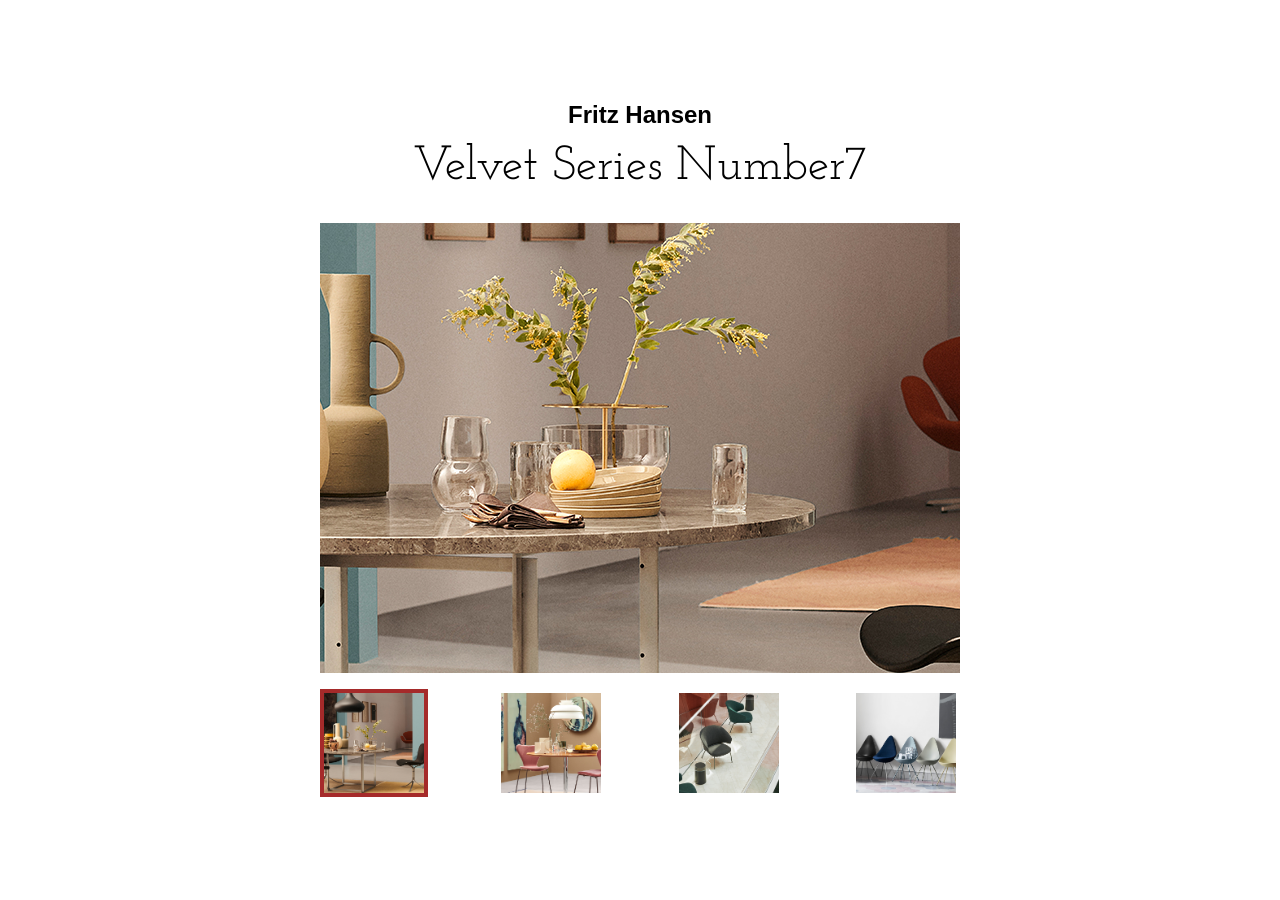
<file: delegation/client/part01.html>
<!DOCTYPE html>
<html lang="ko-KR">
<head>
  <meta charset="UTF-8" />
  <meta http-equiv="X-UA-Compatible" content="IE=edge" />
  <meta name="viewport" content="width=device-width, initial-scale=1.0" />
  <title>Document</title>
  
  <link rel="stylesheet" href="./style/reset.css"/>
  <link href="https://fonts.googleapis.com/css2?family=Josefin+Slab:wght@100&display=swap" rel="stylesheet">
  <link rel="stylesheet" href="./style/part01.css"/>
  <script defer src="./lib/dom/getNode.js"></script>
  <script defer src="./lib/dom/attr.js"></script>
  <script defer src="./lib/dom/css.js"></script>

  <script defer src="./js/part01.js"></script>
</head>
<body>
  



  <div class="container">
    
    <div class="heading">
      <h2>Fritz Hansen</h2>
      <h3>Velvet Series Number7</h3>
    </div>
    
    <div class="visual">
      <div><img src="./assets/part01/visual1.jpg" alt="모던한 테이블과 화분의 조화를 표현한 공간" /></div>
    </div>

    <ul class="navigation">
      <li data-index="1" class="is-active"><a href="./assets/part01/visual1.jpg"><img src="./assets/part01/visual1.jpg" alt="모던한 테이블과 화분의 조화를 표현한 공간" /></a></li>
      <li data-index="2"><a href="./assets/part01/visual2.jpg"><img src="./assets/part01/visual2.jpg" alt="강렬한 의자의 색상과 따뜻한 느낌의 공간" /></a></li>
      <li data-index="3"><a href="./assets/part01/visual3.jpg"><img src="./assets/part01/visual3.jpg" alt="호텔 라운지 느낌의 편안한 쉼터같은 의자가 있는 공간" /></a></li>
      <li data-index="4"><a href="./assets/part01/visual4.jpg"><img src="./assets/part01/visual4.jpg" alt="물방울 모양의 독특한 디자인의 의자들을 나열한 공간" /></a></li>
    </ul>
    
  </div>






</body>
</html>
</file>
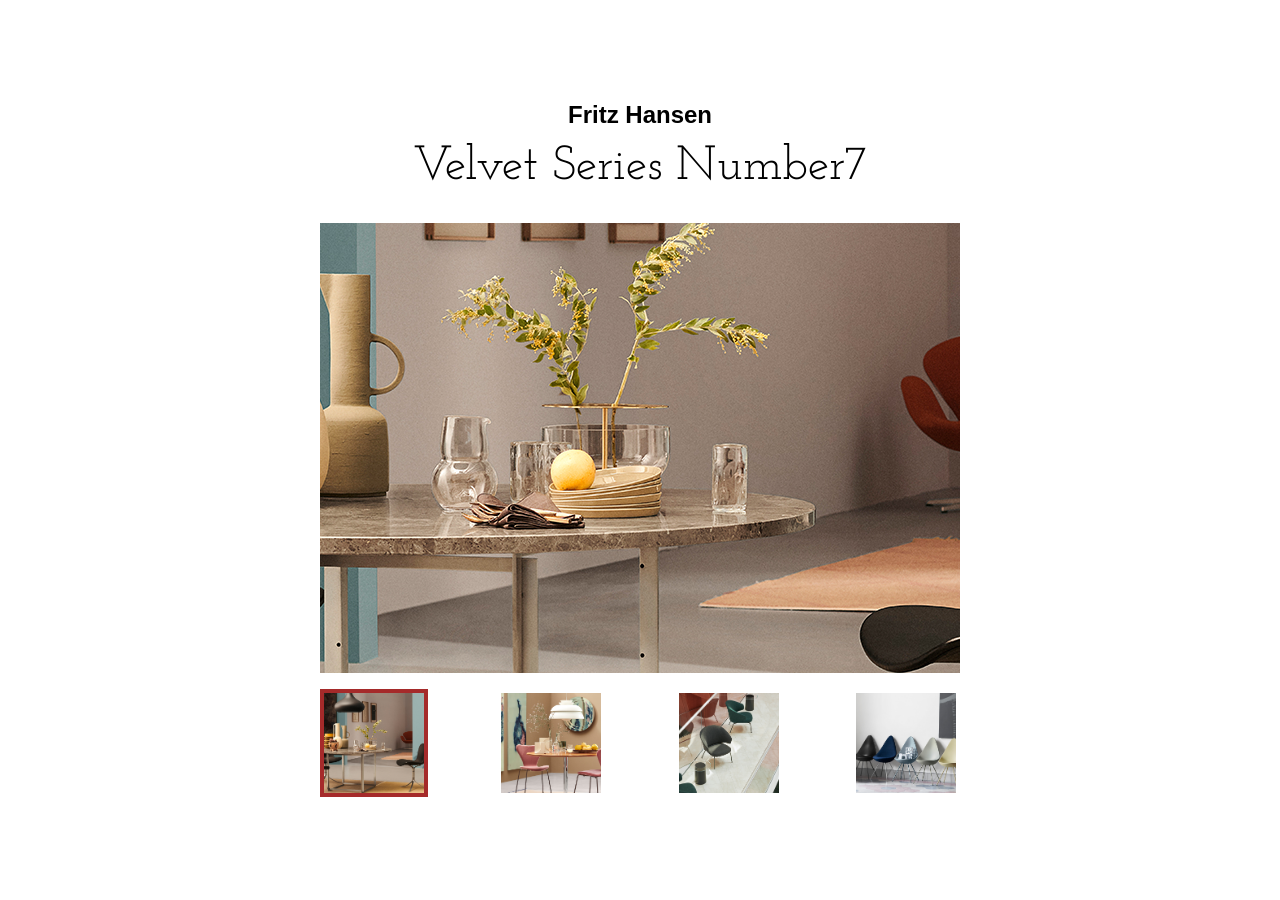
<file: delegation/client/part02.html>
<!DOCTYPE html>
<html lang="ko-KR">

  <head>
    <meta charset="UTF-8" />
    <meta http-equiv="X-UA-Compatible" content="IE=edge" />
    <meta name="viewport" content="width=device-width, initial-scale=1.0" />
    <title>jQuery</title>

    <link rel="stylesheet" href="./style/reset.css" />
    <link href="https://fonts.googleapis.com/css2?family=Josefin+Slab:wght@100&display=swap" rel="stylesheet">
    <link rel="stylesheet" href="./style/part01.css" />

    <script src="https://code.jquery.com/jquery-3.7.0.min.js"></script>
    <script defer src="./js/part02.js"></script>

  </head>

  <body>

    <!-- 개떡같이 적어도 찰떡같이 알아듣고 해결해준다. -->

    <div class="container">

      <div class="heading">
        <h2>Fritz Hansen</h2>
        <h3>Velvet Series Number7</h3>
      </div>

      <div class="visual">
        <div><img src="./assets/part01/visual1.jpg" alt="모던한 테이블과 화분의 조화를 표현한 공간" /></div>
      </div>

      <ul class="navigation">
        <li data-index="1" class="is-active"><a href="./assets/part01/visual1.jpg"><img src="./assets/part01/visual1.jpg" alt="모던한 테이블과 화분의 조화를 표현한 공간" /></a></li>
        <li data-index="2"><a href="./assets/part01/visual2.jpg"><img src="./assets/part01/visual2.jpg" alt="강렬한 의자의 색상과 따뜻한 느낌의 공간" /></a></li>
        <li data-index="3"><a href="./assets/part01/visual3.jpg"><img src="./assets/part01/visual3.jpg" alt="호텔 라운지 느낌의 편안한 쉼터같은 의자가 있는 공간" /></a></li>
        <li data-index="4"><a href="./assets/part01/visual4.jpg"><img src="./assets/part01/visual4.jpg" alt="물방울 모양의 독특한 디자인의 의자들을 나열한 공간" /></a></li>
      </ul>

    </div>

  </body>

</html>
</file>
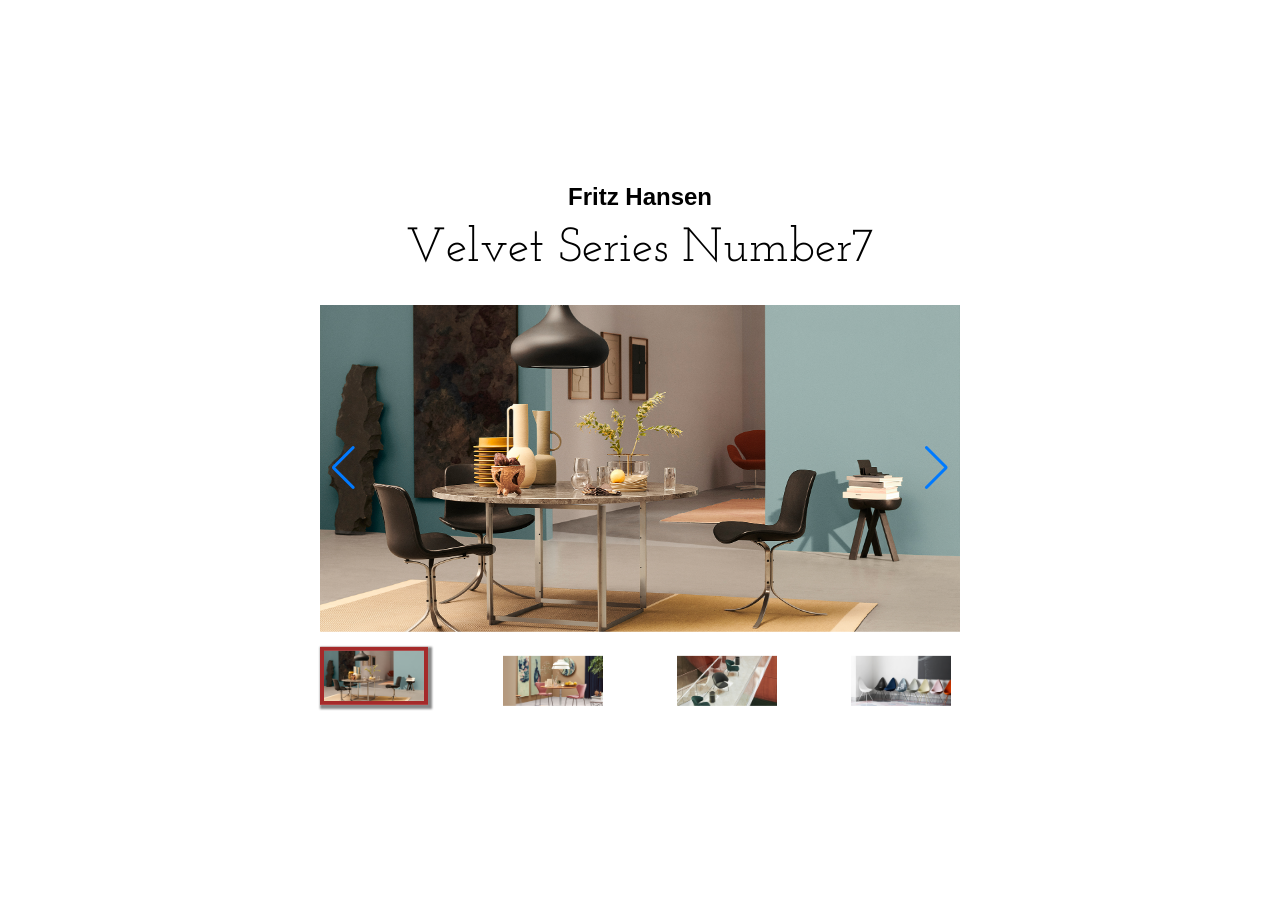
<file: delegation/client/part03.html>
<!doctype html>
<html lang="ko-KR">
  <head>
    <meta charset="UTF-8" />
    <meta http-equiv="X-UA-Compatible" content="IE=edge" />
    <meta name="viewport" content="width=device-width, initial-scale=1.0" />
    <title>swiper slide</title>

    <link rel="stylesheet" href="./style/reset.css" />
    <link
      rel="stylesheet"
      href="https://cdn.jsdelivr.net/npm/swiper@11/swiper-bundle.min.css"
    />
    <link
      href="https://fonts.googleapis.com/css2?family=Josefin+Slab:wght@100&display=swap"
      rel="stylesheet"
    />
    <link rel="stylesheet" href="./style/part03.css" />

    <script src="https://cdnjs.cloudflare.com/ajax/libs/gsap/3.12.5/gsap.min.js"></script>
    <script src="./js/split.js"></script>

    <script src="https://cdn.jsdelivr.net/npm/swiper@11/swiper-bundle.min.js"></script>

    <script defer src="./js/part03.js"></script>
  </head>

  <body>
    <div class="container">
      <div class="heading">
        <h2>Fritz Hansen</h2>
        <h3 class="is-active">
          <span>Velvet Series Number7</span>
        </h3>
      </div>

      <!-- <div class="box"></div> -->

      <div class="swiper">
        <div class="swiper-wrapper">
          <div class="swiper-slide">
            <img
              data-swiper-parallax-x="200"
              data-swiper-parallax-scale="1.2"
              src="./assets/part01/visual1.jpg"
              alt="모던한 테이블과 화분의 조화를 표현한 공간"
            />
          </div>

          <div class="swiper-slide">
            <img
              data-swiper-parallax-x="200"
              data-swiper-parallax-scale="1.2"
              src="./assets/part01/visual2.jpg"
              alt="강렬한 의자의 색상과 따뜻한 느낌의 공간"
            />
          </div>

          <div class="swiper-slide">
            <img
              data-swiper-parallax-x="200"
              data-swiper-parallax-scale="1.2"
              src="./assets/part01/visual3.jpg"
              alt="호텔 라운지 느낌의 편안한 쉼터같은 의자가 있는 공간"
            />
          </div>

          <div class="swiper-slide">
            <img
              data-swiper-parallax-x="200"
              data-swiper-parallax-scale="1.2"
              src="./assets/part01/visual4.jpg"
              alt="물방울 모양의 독특한 디자인의 의자들을 나열한 공간"
            />
          </div>
        </div>

        <div class="swiper-button-prev"></div>
        <div class="swiper-button-next"></div>
      </div>

      <div class="pagination"></div>

      <!-- <ul class="navigation">
        <li data-index="1" class="is-active"><a href="./assets/part01/visual1.jpg"><img src="./assets/part01/visual1.jpg" alt="모던한 테이블과 화분의 조화를 표현한 공간" /></a></li>
        <li data-index="2"><a href="./assets/part01/visual2.jpg"><img src="./assets/part01/visual2.jpg" alt="강렬한 의자의 색상과 따뜻한 느낌의 공간" /></a></li>
        <li data-index="3"><a href="./assets/part01/visual3.jpg"><img src="./assets/part01/visual3.jpg" alt="호텔 라운지 느낌의 편안한 쉼터같은 의자가 있는 공간" /></a></li>
        <li data-index="4"><a href="./assets/part01/visual4.jpg"><img src="./assets/part01/visual4.jpg" alt="물방울 모양의 독특한 디자인의 의자들을 나열한 공간" /></a></li>
      </ul> -->
    </div>
  </body>
</html>
</file>
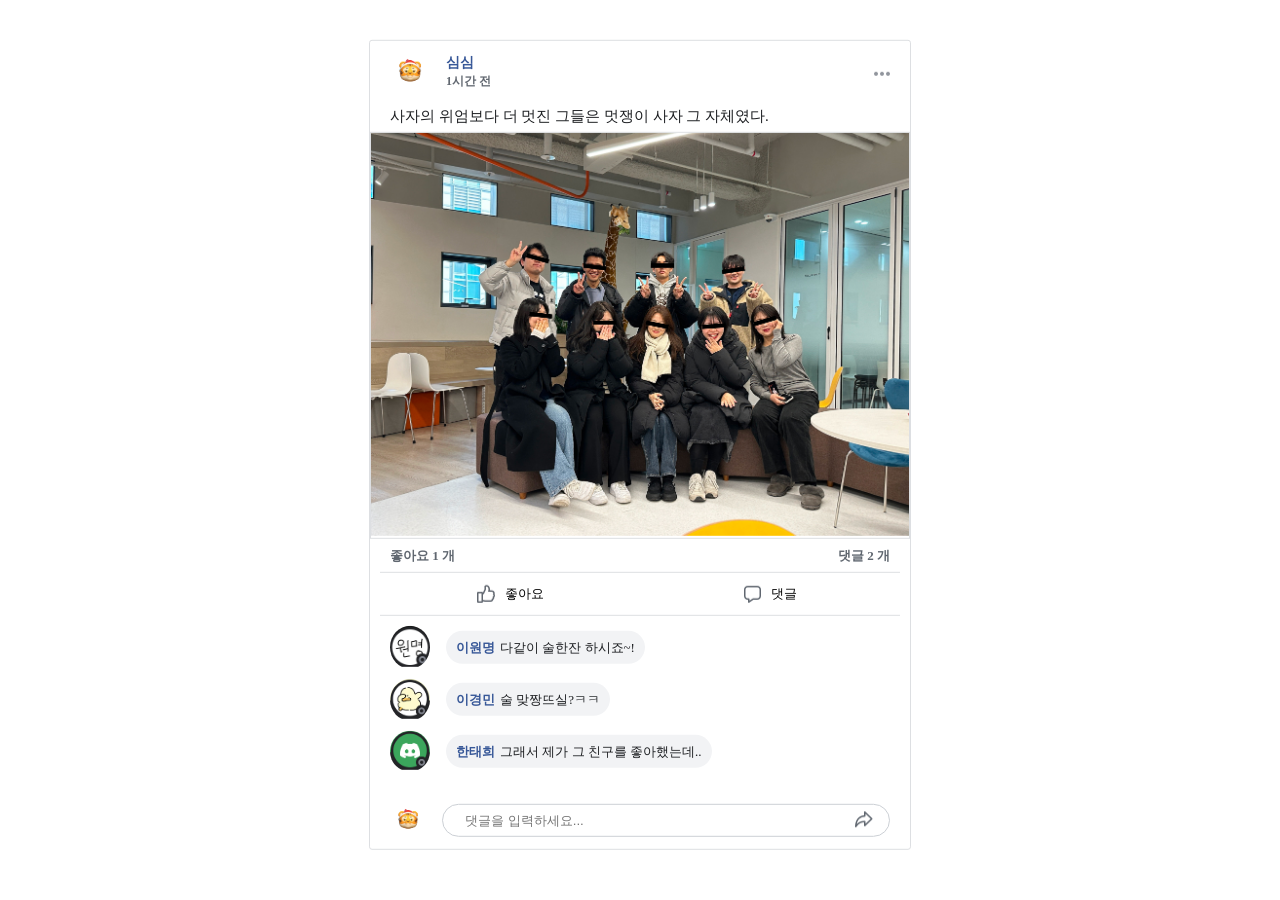
<file: delegation/client/part04.html>
<!DOCTYPE html>
<html lang="ko-KR">

    <head>
        <meta charset="UTF-8" />
        <meta http-equiv="X-UA-Compatible" content="IE=edge" />
        <meta name="viewport" content="width=device-width, initial-scale=1.0" />
        <link rel="stylesheet" href="./style/reset.css" />
        <link rel="stylesheet" href="./style/part04.css" />
        <title>facebook</title>
        <script src="./lib/dom/getNode.js"></script>
        <script src="./lib/dom/css.js"></script>
        <script src="./lib/dom/attr.js"></script>
        <script src="./lib/dom/insert.js"></script>
        <script defer src="./js/part04.js"></script>
    </head>

    <body>


        <div class="container">
            <article class="contents">
                <header>
                    <div class="profile_container">
                        <div class="profile_img"><img src="./assets/part03/tigerr.png" alt=""></div>
                        <div>
                            <div class="name"><a href="#">심심</a></div>
                            <div class="time">1시간 전</div>
                        </div>
                        <div class="more" data-name="more">
                            <span class="icon--more"></span>
                            <ul class="hidden_menu" data-name="contextMenu">
                                <li class="friendRequest"><button type="button">친구요청</button> </li>
                                <li class="save"><button type="button">저장하기</button></li>
                                <li class="edit"><a href="edit.html">수정</a></li>
                                <li class="delete" data-name="delete"><button type="button" value="삭제">삭제</button></li>
                            </ul>
                        </div>
                    </div>
                </header>
                <div class="main_article">
                    사자의 위엄보다 더 멋진 그들은 멋쟁이 사자 그 자체였다.
                </div>

                <div class="img_section">
                    <a href="#"><img src="./assets/part03/visual.jpg" alt=""></a>
                </div>

                <div class="ajax_field">
                    <div class="like">
                        좋아요
                        <span class="like_count" id="like-count-37">1</span>
                        개
                    </div>
                    <div class="comment">
                        댓글
                        <span class="comment_count">2</span>
                        개
                    </div>
                </div>

                <div class="btn_container">

                    <button class="like_btn" data-name="like">
                        <span class="icon icon--like-line"></span>
                        좋아요
                    </button>
                    <button class="comment_btn" data-name="comment">
                        <span class="icon icon--comment-line"></span>
                        댓글
                    </button>
                </div>

                <div class="comment_container">
                    <div class="id">
                        <div class="profile_img border_over"><img src="./assets/part03/won.png" alt="프로필사진"></div>
                        <div class="comment_field">
                            <div class="text_container">
                                <div class="name"><a href="#">이원명</a></div>
                                <div class="text_field">다같이 술한잔 하시죠~!</div>
                            </div>
                        </div>
                    </div>

                    <div class="id">
                        <div class="profile_img border_over"><img src="./assets/part03/min.png" alt="프로필사진"></div>
                        <div class="comment_field">
                            <div class="text_container">
                                <div class="name"><a href="#">이경민</a></div>
                                <div class="text_field">술 맞짱뜨실?ㅋㅋ</div>
                            </div>
                        </div>
                    </div>

                    <div class="id">
                        <div class="profile_img border_over"><img src="./assets/part03/tae.png" alt="프로필사진"></div>
                        <div class="comment_field">
                            <div class="text_container">
                                <div class="name"><a href="#">한태희</a></div>
                                <div class="text_field">그래서 제가 그 친구를 좋아했는데..</div>
                            </div>
                        </div>
                    </div>
                </div>

                <div class="comment_input">
                    <div class="profile_img"><img src="./assets/part03/tigerr.png" alt=""></div>
                    <div class="input_container">
                        <form>
                            <label for="comment37"></label>
                            <input type="text" id="comment37" placeholder="댓글을 입력하세요...">

                            <button type="submit" class="send" data-name="send">
                                <span class="icon--send"></span>
                            </button>
                        </form>
                    </div>
                </div>

            </article>
        </div>

    </body>

</html>
</file>
<file: delegation/client/style/part01.css>
.container{
  position: absolute;
  left: 50%;
  top: 50%;
  transform: translate(-50%,-50%);
  
}


.heading{
  text-align: center;
  margin-bottom: 2rem;
}

.heading h2{
  font-size: 1.5rem;
  margin-bottom: 1rem;
  font-family: Arial, Helvetica, sans-serif;
  font-weight: bold;
}

.heading h3{
  font-size: 3rem;
  font-family: 'Josefin Slab', serif;
}



.visual{
  max-width: 50vw;
  max-height: 50vh;
  display: flex;
  justify-content: center;
  align-items: center;
  overflow: hidden;
  margin-bottom: 1rem;
}


.navigation{
  display: flex;
  justify-content: space-between;
}

.navigation > li{
  width: 100px;
  height: 100px; 
  border: 4px solid transparent;
  transition: all .3s;
}

.navigation > li.is-active{
  border: 4px solid brown;
}

.navigation > li img{
  width: 100%;
  height: 100%;
  object-fit: cover;
}


@media screen and (max-width:900px) {
  .visual{
    max-width: 90vw;
  }
  .navigation > li{
    width: 65px;
    height: 65px; 
  }

  .heading h3{
    font-size:5vw;
  }

}


@media screen and (max-width:320px) {
  .visual{
    max-width: 320px;
  }

}
</file>
<file: delegation/client/style/part03.css>
.container {
  position: absolute;
  left: 50%;
  top: 50%;
  transform: translate(-50%, -50%);
}
.heading {
  text-align: center;
  margin-bottom: 2rem;
}

.heading h2 {
  font-size: 1.5rem;
  margin-bottom: 1rem;
  font-family: Arial, Helvetica, sans-serif;
  font-weight: bold;
}

.heading h3 {
  font-size: 3rem;
  font-family: 'Josefin Slab', serif;
  overflow: hidden;
}

.heading h3 span {
  display: inline-block;
  transform: translateY(190%) rotate(10deg);
  transition: all 1s;
}

.heading h3.is-active span {
  transform: translateY(0) rotate(0);
  transition: all 0.5s;
}

.swiper {
  /* width: 100vw; */
  /* height: 100vh; */
  max-width: 50vw;
  max-height: 50vh;
  position: relative;
  /* position: fixed; */
  /* left: 0; */
  /* top: 0; */
  margin-bottom: 1rem;
}

.swiper-wrapper {
  /* transition-timing-function: linear !important; */
}

.swiper .swiper-slide {
  display: flex;
  justify-content: center;
  align-items: center;
  overflow: hidden;
}

.swiper .swiper-slide img {
  width: 100%;
}

.navigation {
  display: flex;
  justify-content: space-between;
}

.bullet {
  display: inline-block;
  width: 100px;
  height: 50px;
  /* background: red; */
  margin: 0.3rem;
  cursor: pointer;
  border: 4px solid transparent;
  transition: all 0.3s;
}

.box {
  width: 50px;
  height: 50px;
  background-color: dodgerblue;
  cursor: pointer;
  position: absolute;
  left: 2rem;
  top: 2rem;
}

.bullet.is-active {
  border: 4px solid brown;
  transform: translate(-5px, -5px);
  box-shadow: 2px 2px 2px 2px rgba(0, 0, 0, 0.466);
}

.pagination {
  display: flex;
  justify-content: space-between;
}

.bullet img {
  width: 100%;
  height: 100%;
  object-fit: cover;
}

@media screen and (max-width: 900px) {
  .swiper {
    max-width: 90vw;
  }
}

/* .swiper-pagination-bullet{
  background-color: black !important
}
 */
</file>
<file: delegation/client/style/part04.css>
.container {
  position: absolute;
  left: 50%;
  top: 50%;
  transform: translate(-50%, -50%);
}

.container .contents {
  background-color: #fff;
  margin-bottom: 10px;
  border: 1px solid #dddfe2;
  border-radius: 3px;
  color: #606770;
  font-size: 13px;
  font-weight: bold;
  max-width: 540px;
  min-width: 380px;
}

.contents header {
  position: relative;
  padding: 10px 20px;
}

.profile_img {
  margin-right: 1rem;
  width: 40px;
}

.profile_img img {
  width: 100%;
}

.contents .profile_container {
  display: flex;
  align-items: center;
}

.contents .profile_container .name {
  color: #385898;
  font-size: 14px;
  margin-bottom: 5px;
}

.contents .profile_container .time {
  font-size: 12px;
  color: #616770;
}

.contents .profile_container .profile_img {
  width: 40px;
  height: 40px;
  display: flex;
  align-items: center;
}

.border_over {
  overflow: hidden;
  border-radius: 50%;
  min-width: 40px;
  /* mi */
}

.contents .more {
  margin-left: auto;
  cursor: pointer;
  padding: 10px 0;
  position: relative;
}

.contents .more.active .hidden_menu {
  display: block;
}

.contents .hidden_menu {
  position: absolute;
  right: 20px;
  top: 30px;
  width: 100px;
  border-radius: 3px;
  border: 1px solid #dddfe2;
  display: none;
}

a {
  color: #385898;
  text-decoration: none;
}

.contents .hidden_menu > li {
  padding: 5px 10px;
  background-color: #fff;
  text-align: center;
  border-bottom: 1px solid rgba(221, 223, 226, 0.57);
}

.contents .hidden_menu > li:hover {
  background: #ddd;
}

.contents .hidden_menu > li > * {
  background: transparent;
  border: none;
  font-size: 12px;
  outline: none;
  cursor: pointer;
}

.contents .main_article {
  padding: 5px 20px;
  /* color: var(--fds-gray-100); */
  color: #1c1e21;
  font-size: 15px;
  line-height: 1.38;
  font-weight: normal;
}

.contents .img_section {
  overflow: hidden;
  box-sizing: border-box;
  border: 1px solid #dddfe2;
}

.contents .img_section img {
  width: 100%;
}

.contents .ajax_field {
  padding: 10px 20px;
  display: flex;
  justify-content: space-between;
}

.contents .btn_container {
  display: flex;
  height: 42px;
  border-top: 1px solid #dddfe2;
  border-bottom: 1px solid #dddfe2;
  margin: 0 10px;
}

.contents .btn_container .like_btn.active span {
  background: url("../assets/part03/bg05.png") no-repeat 0 -422px;
}

.contents .btn_container > button {
  flex: 1;
  display: flex;
  align-items: center;
  justify-content: center;
  cursor: pointer;
  background: transparent;
  border: none;
}

.contents .btn_container > button:hover {
  background: #ebedf0;
}

.contents .comment_container {
  padding: 10px 20px;
  color: #385898;
  overflow: auto;
  max-height: 250px;
}

.contents .comment_container .id {
  display: flex;
  margin-bottom: 10px;
  align-items: center;
}

.contents .comment_container .delete {
  margin-left: auto;
  cursor: pointer;
}

.contents .comment_container .text_container {
  display: flex;
  padding: 10px;
  background: #f2f3f5;
  border-radius: 30px;
}

.contents .comment_container .name {
  margin-right: 5px;
  min-width: 34px;
}

.contents .comment_container .text_field {
  color: #1c1e21;
  font-weight: 500;
  /* min-width: 380px; */
}

.contents .comment_input {
  display: flex;
  padding: 10px 20px;
  align-items: center;
}

.contents .comment_input .input_container {
  width: 100%;
  padding: 7px 0;
  background: var(--fds-gray-05);
  border: 1px solid #ccd0d5;
  border-radius: 30px;
  text-align: center;
  position: relative;
}

.contents .input_container input {
  width: 90%;
  height: 100%;
  border: none;
  background: none;
  outline: none;
}

.contents .input_container button {
  background: transparent;
  border: none;
  position: absolute;
  right: 10px;
  top: 50%;
  transform: translateY(-50%);
  cursor: pointer;
}

.icon--like-line {
  display: inline-block;
  background: url("../assets/part03/bg05.png") no-repeat -38px -422px;
  width: 18px;
  height: 18px;
}

.icon--comment-line {
  display: inline-block;
  background: url("../assets/part03/bg04.png") no-repeat -414px -246px;
  width: 17px;
  height: 17px;
}

.icon {
  margin-right: 10px;
}

.icon--more {
  display: inline-block;
  background: url("../assets/part03/bg03.png") no-repeat -2px -300px;
  width: 16px;
  height: 4px;
}

.icon--send {
  display: inline-block;
  background: url("../assets/part03/bg04.png") no-repeat -433px -246px;
  width: 18px;
  height: 16px;
}
</file>
